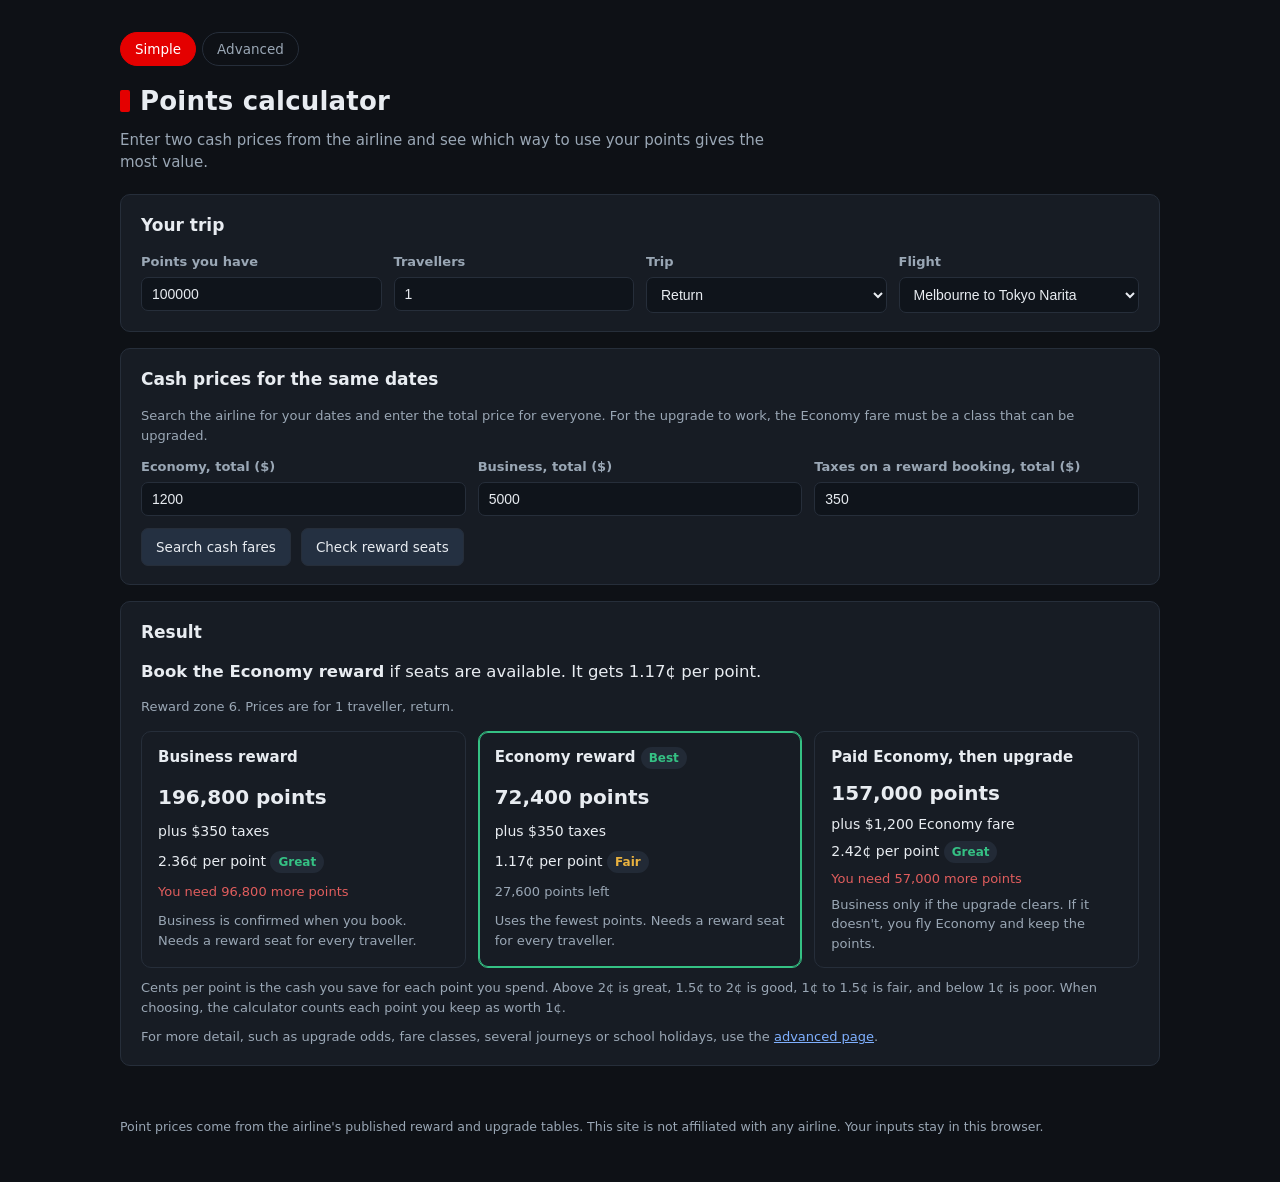
<file: index.html>
<!doctype html>
<html lang="en-AU">
<head>
<meta charset="utf-8">
<meta name="viewport" content="width=device-width, initial-scale=1">
<title>Points calculator, Melbourne to Japan</title>
<meta name="description" content="A quick check of which way to spend frequent flyer points on a flight to Japan: Business reward, Economy reward, or paid Economy with an upgrade.">
<link rel="stylesheet" href="styles.css">
</head>
<body>
<header>
  <nav class="tabs"><a href="./" aria-current="page">Simple</a><a href="advanced.html">Advanced</a></nav>
  <h1>Points calculator</h1>
  <p class="sub">Enter two cash prices from the airline and see which way to use your points gives the most value.</p>
</header>

<main>
<section class="card">
  <h2>Your trip</h2>
  <div class="grid inputs">
    <label>Points you have <input id="s-balance" type="number" min="0" step="1000"></label>
    <label>Travellers <input id="s-travellers" type="number" min="1" max="9" step="1"></label>
    <label>Trip
      <select id="s-oneway"><option value="false">Return</option><option value="true">One way</option></select>
    </label>
    <label>Flight
      <select id="s-route">
        <option value="MEL-NRT">Melbourne to Tokyo Narita</option>
        <option value="MEL-HND">Melbourne to Tokyo Haneda</option>
        <option value="MEL-KIX">Melbourne to Osaka</option>
        <option value="MEL-CTS">Melbourne to Sapporo</option>
        <option value="MEL-FUK">Melbourne to Fukuoka</option>
        <option value="MEL-NGO">Melbourne to Nagoya</option>
        <option value="SYD-HND">Sydney to Tokyo Haneda</option>
        <option value="BNE-NRT">Brisbane to Tokyo Narita</option>
      </select>
    </label>
  </div>
</section>

<section class="card">
  <h2>Cash prices for the same dates</h2>
  <p class="note" style="margin:0 0 12px">Search the airline for your dates and enter the total price for everyone. For the upgrade to work, the Economy fare must be a class that can be upgraded.</p>
  <div class="grid inputs">
    <label>Economy, total ($) <input id="s-econ" type="number" min="0" step="50"></label>
    <label>Business, total ($) <input id="s-biz" type="number" min="0" step="50"></label>
    <label>Taxes on a reward booking, total ($) <input id="s-tax" type="number" min="0" step="10"></label>
  </div>
  <div class="btnrow">
    <a class="btn" href="https://www.qantas.com/au/en/book-a-trip/flights.html" target="_blank" rel="noopener">Search cash fares</a>
    <a class="btn" href="https://flightrewardfinder.qantas.com/" target="_blank" rel="noopener">Check reward seats</a>
  </div>
</section>

<section class="card">
  <h2>Result</h2>
  <div id="s-answer" class="answer"></div>
  <div id="s-options" class="options"></div>
  <p class="note">Cents per point is the cash you save for each point you spend. Above 2¢ is great, 1.5¢ to 2¢ is good, 1¢ to 1.5¢ is fair, and below 1¢ is poor. When choosing, the calculator counts each point you keep as worth 1¢.</p>
  <p class="note">For more detail, such as upgrade odds, fare classes, several journeys or school holidays, use the <a href="advanced.html">advanced page</a>.</p>
</section>
</main>

<footer>
  <p>Point prices come from the airline's published reward and upgrade tables. This site is not affiliated with any airline. Your inputs stay in this browser.</p>
</footer>

<script src="calc.js"></script>
<script src="simple.js"></script>
</body>
</html>
</file>
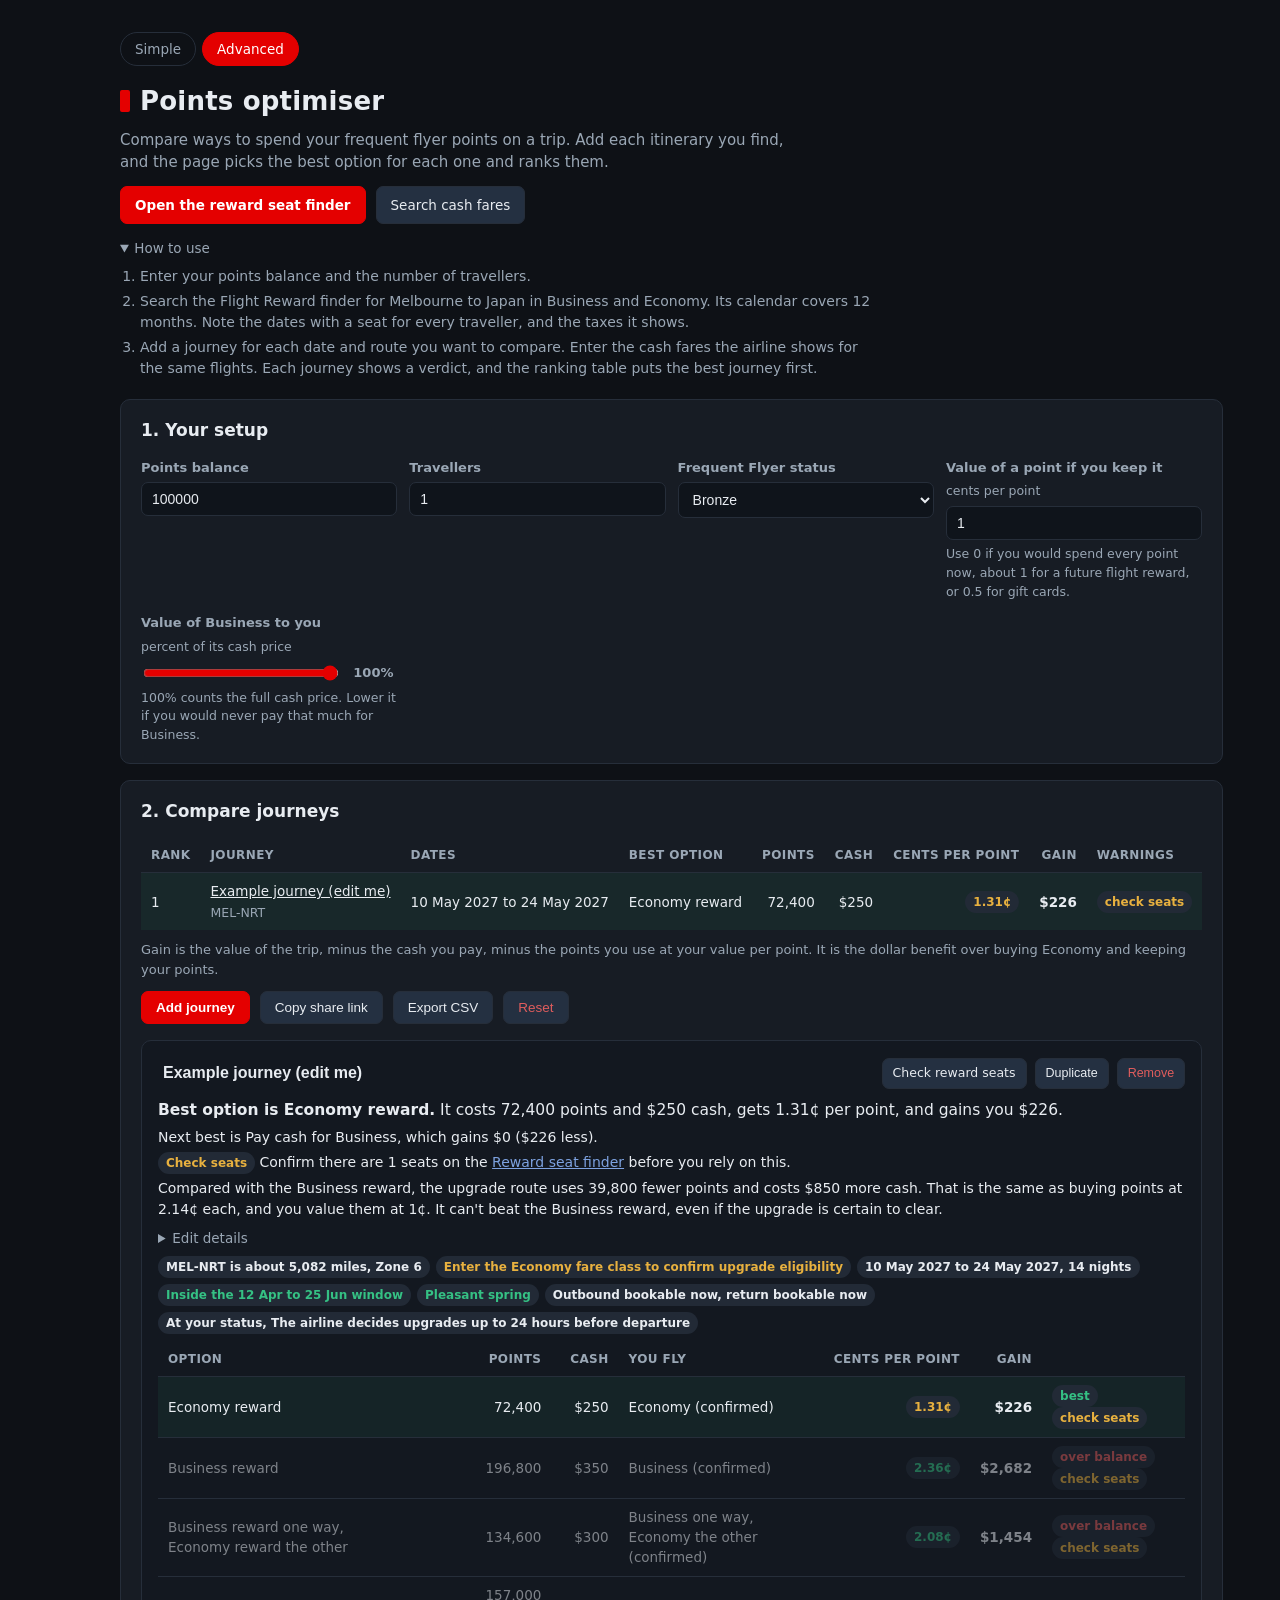
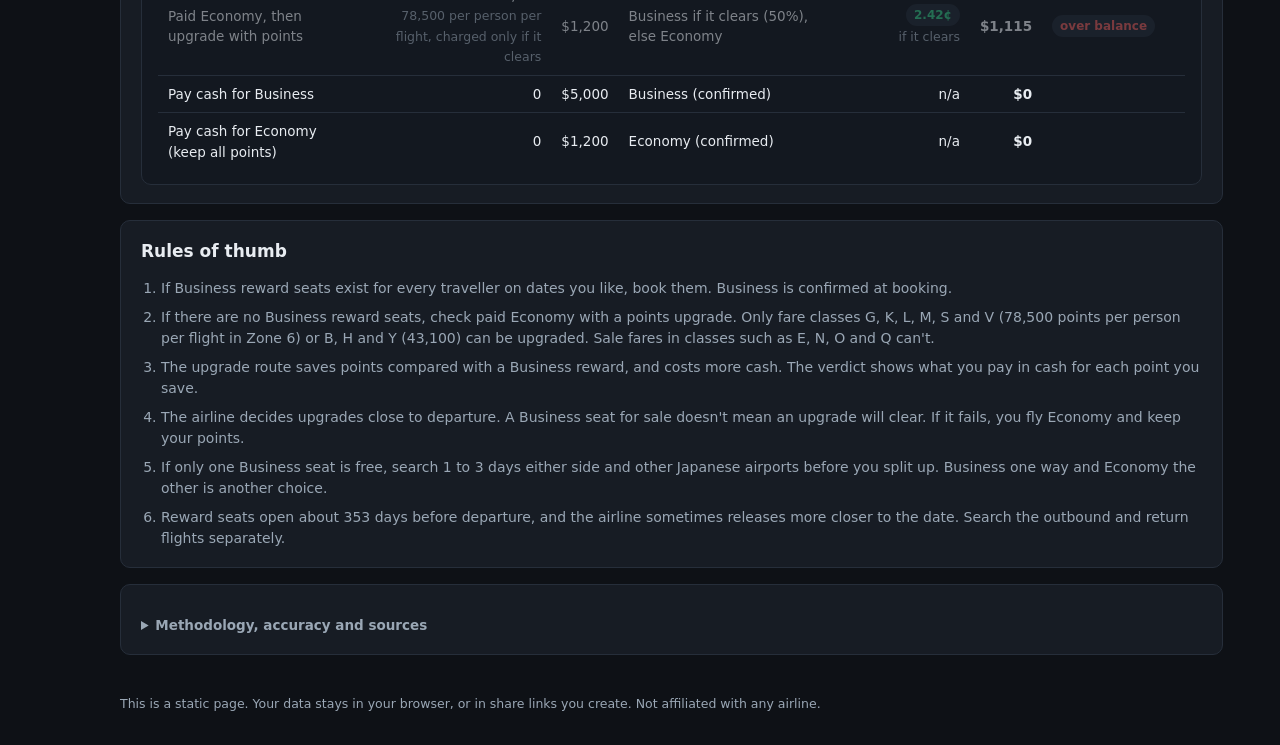
<file: advanced.html>
<!doctype html>
<html lang="en-AU">
<head>
<meta charset="utf-8">
<meta name="viewport" content="width=device-width, initial-scale=1">
<title>Points optimiser, Melbourne to Japan</title>
<meta name="description" content="Compare frequent flyer reward and upgrade options across journeys, with cents per point, upgrade chance and school holidays.">
<link rel="stylesheet" href="styles.css">
</head>
<body>
<header>
  <nav class="tabs"><a href="./">Simple</a><a href="advanced.html" aria-current="page">Advanced</a></nav>
  <h1>Points optimiser</h1>
  <p class="sub">Compare ways to spend your frequent flyer points on a trip. Add each itinerary you find, and the page picks the best option for each one and ranks them.</p>
  <div class="btnrow">
    <a class="btn primary" href="https://flightrewardfinder.qantas.com/" target="_blank" rel="noopener">Open the reward seat finder</a>
    <a class="btn" href="https://www.qantas.com/au/en/book-a-trip/flights.html" target="_blank" rel="noopener">Search cash fares</a>
  </div>
  <details class="howto" open>
    <summary>How to use</summary>
    <ol>
      <li>Enter your points balance and the number of travellers.</li>
      <li>Search the Flight Reward finder for Melbourne to Japan in Business and Economy. Its calendar covers 12 months. Note the dates with a seat for every traveller, and the taxes it shows.</li>
      <li>Add a journey for each date and route you want to compare. Enter the cash fares the airline shows for the same flights. Each journey shows a verdict, and the ranking table puts the best journey first.</li>
    </ol>
  </details>
</header>

<main>
<section class="card">
  <h2>1. Your setup</h2>
  <div class="grid inputs">
    <label>Points balance
      <input type="number" id="s-balance" min="0" step="1000">
    </label>
    <label>Travellers
      <input type="number" id="s-travellers" min="1" max="9" step="1">
    </label>
    <label>Frequent Flyer status
      <select id="s-status">
        <option value="bronze">Bronze</option><option value="silver">Silver</option>
        <option value="gold">Gold</option><option value="platinum">Platinum</option>
        <option value="p1">Platinum One</option>
      </select>
    </label>
    <label>Value of a point if you keep it <span class="hint">cents per point</span>
      <input type="number" id="s-futurecpp" min="0" step="0.1">
      <span class="hint">Use 0 if you would spend every point now, about 1 for a future flight reward, or 0.5 for gift cards.</span>
    </label>
    <label>Value of Business to you <span class="hint">percent of its cash price</span>
      <div class="sliderrow"><input type="range" id="s-bizweight" min="30" max="100" step="5"><output id="o-bizweight"></output></div>
      <span class="hint">100% counts the full cash price. Lower it if you would never pay that much for Business.</span>
    </label>
  </div>
</section>

<section class="card">
  <h2>2. Compare journeys</h2>
  <div class="tablewrap">
    <table id="ranking">
      <thead><tr>
        <th>Rank</th><th>Journey</th><th>Dates</th><th>Best option</th>
        <th class="num">Points</th><th class="num">Cash</th><th class="num">Cents per point</th>
        <th class="num">Gain</th><th>Warnings</th>
      </tr></thead>
      <tbody></tbody>
    </table>
  </div>
  <p class="note">Gain is the value of the trip, minus the cash you pay, minus the points you use at your value per point. It is the dollar benefit over buying Economy and keeping your points.</p>
  <div class="btnrow">
    <button id="btn-add" type="button" class="primary">Add journey</button>
    <button id="btn-share" type="button">Copy share link</button>
    <button id="btn-csv" type="button">Export CSV</button>
    <button id="btn-reset" type="button" class="danger">Reset</button>
    <span id="toast" class="hint"></span>
  </div>
  <div id="journeys"></div>
</section>

<section class="card">
  <h2>Rules of thumb</h2>
  <ol class="rules">
    <li>If Business reward seats exist for every traveller on dates you like, book them. Business is confirmed at booking.</li>
    <li>If there are no Business reward seats, check paid Economy with a points upgrade. Only fare classes G, K, L, M, S and V (78,500 points per person per flight in Zone 6) or B, H and Y (43,100) can be upgraded. Sale fares in classes such as E, N, O and Q can't.</li>
    <li>The upgrade route saves points compared with a Business reward, and costs more cash. The verdict shows what you pay in cash for each point you save.</li>
    <li>The airline decides upgrades close to departure. A Business seat for sale doesn't mean an upgrade will clear. If it fails, you fly Economy and keep your points.</li>
    <li>If only one Business seat is free, search 1 to 3 days either side and other Japanese airports before you split up. Business one way and Economy the other is another choice.</li>
    <li>Reward seats open about 353 days before departure, and the airline sometimes releases more closer to the date. Search the outbound and return flights separately.</li>
  </ol>
</section>

<section class="card">
  <details>
    <summary><b>Methodology, accuracy and sources</b></summary>
    <ul class="refs">
      <li>Points prices come from the airline's reward tables for bookings made from 5 August 2025. It prices each person and each one-way trip by zone, based on flown miles. This page estimates the miles from the route you enter, adding each leg. The airline may count a route slightly differently, so the page warns you when a route is close to a zone limit. You can also set the zone yourself.</li>
      <li>Partner airline flights use a separate and more expensive table.</li>
      <li>Cents per point is the cash value minus the cash you pay, divided by the points. For upgrades, the figure assumes the upgrade clears.</li>
      <li>The value of an upgrade booking is P × the Business fare + (1 − P) × the Economy fare, where P is the chance it clears. The page counts the points as spent with chance P, because the airline only takes them when the upgrade is confirmed.</li>
      <li>The break-even chance is the upgrade chance at which the upgrade route and the Business reward have the same gain.</li>
      <li>The page doesn't model upgrading an Economy reward. At 83,600 points per person per flight, the return trip would cost 239,600 points per person, more than a Business reward at 196,800.</li>
      <li>Holiday and season dates cover 2027. They come from the Victorian Government calendar and approximate Japanese holidays and seasons. Check them before you book.</li>
    </ul>
    <ul class="refs links">
      <li><a href="https://flightrewardfinder.qantas.com/" target="_blank" rel="noopener">Reward seat finder</a></li>
      <li><a href="https://www.qantas.com/en-au/frequent-flyer/use-points/classic-flight-rewards/tables" target="_blank" rel="noopener">Reward tables</a></li>
      <li><a href="https://www.qantas.com/en-au/frequent-flyer/use-points/classic-upgrade-rewards/tables" target="_blank" rel="noopener">Upgrade tables</a></li>
      <li><a href="https://www.qantas.com/en-au/frequent-flyer/use-points/classic-upgrade-rewards" target="_blank" rel="noopener">Upgrade rules</a></li>
      <li><a href="https://www.vic.gov.au/school-term-dates-and-holidays-victoria" target="_blank" rel="noopener">Victorian school term dates</a></li>
    </ul>
  </details>
</section>
</main>
<footer>This is a static page. Your data stays in your browser, or in share links you create. Not affiliated with any airline.</footer>
<script src="calc.js"></script>
<script src="app.js"></script>
</body>
</html>
</file>
<file: styles.css>
:root{
  --bg:#0e1116; --card:#171c24; --line:#262e3a; --text:#e8ecf1; --muted:#9aa7b5;
  --accent:#e40000; --good:#35c184; --warn:#e8b13f; --bad:#e05d5d; --chip:#222a36;
}
*{box-sizing:border-box}
body{margin:0;background:var(--bg);color:var(--text);font:15px/1.5 system-ui,-apple-system,"Segoe UI",Roboto,sans-serif}
header{max-width:1080px;margin:0 auto;padding:32px 20px 8px}
h1{margin:0;font-size:26px;letter-spacing:.2px}
h1::before{content:"";display:inline-block;width:10px;height:22px;background:var(--accent);border-radius:2px;margin-right:10px;vertical-align:-2px}
.sub{color:var(--muted);margin:.5em 0 0;max-width:70ch}
main{max-width:1080px;margin:0 auto;padding:12px 20px 40px;display:grid;gap:16px}
.card{background:var(--card);border:1px solid var(--line);border-radius:10px;padding:18px 20px}
h2{margin:0 0 14px;font-size:17px}
.hint{color:var(--muted);font-weight:400;font-size:12.5px}
.note{color:var(--muted);font-size:13px;margin:10px 0 0}
.grid{display:grid;gap:12px}
.inputs{grid-template-columns:repeat(auto-fit,minmax(210px,1fr))}
label{display:flex;flex-direction:column;gap:5px;font-size:13px;color:var(--muted);font-weight:600}
label.wide{grid-column:1/-1}
input,select{background:#0f141b;border:1px solid var(--line);border-radius:7px;color:var(--text);
  padding:8px 10px;font-size:14px;font-variant-numeric:tabular-nums}
input:focus,select:focus{outline:2px solid #4d6b9e;outline-offset:-1px}
input[type=range]{padding:0;accent-color:var(--accent)}
.sliderrow{display:flex;align-items:center;gap:12px}
.sliderrow input{flex:1}
.sliderrow output{font-variant-numeric:tabular-nums;font-weight:700;min-width:44px}
.tablewrap{overflow-x:auto}
table{border-collapse:collapse;width:100%;font-size:13.5px}
th,td{padding:8px 10px;border-bottom:1px solid var(--line);text-align:left;white-space:nowrap}
th{color:var(--muted);font-size:12px;text-transform:uppercase;letter-spacing:.4px}
th.num,td.num{text-align:right;font-variant-numeric:tabular-nums}
tbody tr:last-child td{border-bottom:none}
tr.best td{background:rgba(53,193,132,.07)}
.chip{display:inline-block;padding:2px 8px;border-radius:99px;background:var(--chip);font-size:12px;font-weight:600}
.chip.good{color:var(--good)} .chip.warn{color:var(--warn)} .chip.bad{color:var(--bad)}
.results{display:grid;gap:8px;margin-top:6px}
.results .row{display:flex;gap:10px;flex-wrap:wrap;align-items:baseline}
.kv{background:#0f141b;border:1px solid var(--line);border-radius:7px;padding:8px 12px;font-size:13.5px}
.kv b{font-variant-numeric:tabular-nums}
.btnrow{display:flex;gap:10px;margin-top:12px;flex-wrap:wrap;align-items:center}
button,.btn{display:inline-block;text-decoration:none;background:#243041;border:1px solid var(--line);color:var(--text);border-radius:7px;
  padding:8px 14px;font-size:13.5px;cursor:pointer}
button:hover,.btn:hover{background:#2c3a4f}
button.primary,.btn.primary{background:var(--accent);border-color:var(--accent);color:#fff;font-weight:600}
button.primary:hover,.btn.primary:hover{background:#c20000}
button.small,.btn.small{padding:5px 10px;font-size:12.5px}
button.danger{color:var(--bad)}
details{margin-top:12px}
summary{cursor:pointer;color:var(--muted);font-size:13.5px}
table.mini td{white-space:normal}
.refs{margin:0;padding-left:20px;display:grid;gap:6px;font-size:13.5px;color:var(--muted)}
.refs.links{grid-template-columns:repeat(auto-fit,minmax(220px,1fr));list-style:none;padding-left:0;margin-top:12px}
.refs.links a{color:#7da2e0}
footer{max-width:1080px;margin:0 auto;padding:0 20px 32px;color:var(--muted);font-size:12.5px}
@media(max-width:640px){th,td{padding:6px 7px}}
.howto{margin-top:14px;max-width:80ch}
.howto ol{margin:8px 0 0;padding-left:20px;display:grid;gap:4px;color:var(--muted);font-size:14px}
.howto b{color:var(--text)}
.journey{border:1px solid var(--line);border-radius:10px;padding:14px 16px;margin-top:16px;background:#131820}
.j-head{display:flex;gap:10px;align-items:center;flex-wrap:wrap}
.j-title{flex:1;min-width:220px;font-size:16px;font-weight:700;background:transparent;border-color:transparent;padding-left:4px}
.j-title:hover{border-color:var(--line)}
.j-actions{display:flex;gap:8px;flex-wrap:wrap}
.j-verdict{margin:8px 0 4px;font-size:14px}
.j-verdict p{margin:4px 0}
.j-verdict .big{font-size:15.5px}
.j-verdict a{color:#7da2e0}
.j-flags{display:flex;flex-wrap:wrap;gap:6px;margin:8px 0}
.j-inputs{margin:8px 0}
fieldset{border:1px solid var(--line);border-radius:8px;margin:10px 0 0;padding:10px 12px 12px}
legend{color:var(--muted);font-size:12px;text-transform:uppercase;letter-spacing:.4px;padding:0 6px}
tr.dim td{opacity:.5}
.j-table td{white-space:normal}
.rules{margin:0;padding-left:20px;display:grid;gap:8px;font-size:14px;color:var(--muted)}
.rules b{color:var(--text)}
#ranking a{color:var(--text)}
#ranking tbody tr{cursor:pointer}
.tabs{display:flex;gap:6px;margin-bottom:16px}
.tabs a{color:var(--muted);text-decoration:none;padding:6px 14px;border:1px solid var(--line);border-radius:999px;font-size:13.5px}
.tabs a[aria-current=page]{color:#fff;background:var(--accent);border-color:var(--accent)}
.answer .big{font-size:16.5px;margin:0 0 4px}
.options{display:grid;gap:12px;grid-template-columns:repeat(auto-fit,minmax(240px,1fr));margin-top:14px}
.opt{border:1px solid var(--line);border-radius:10px;padding:14px 16px;display:grid;gap:6px;font-size:14px}
.opt.best{border-color:var(--good);box-shadow:0 0 0 1px var(--good) inset}
.opt h3{margin:0 0 4px;font-size:15px}
.opt-pts{font-size:20px;font-weight:700;font-variant-numeric:tabular-nums}
.muted{color:var(--muted);font-size:13px}
.bad-text{color:var(--bad);font-size:13px}
a{color:#7fb0ff}
</file>
